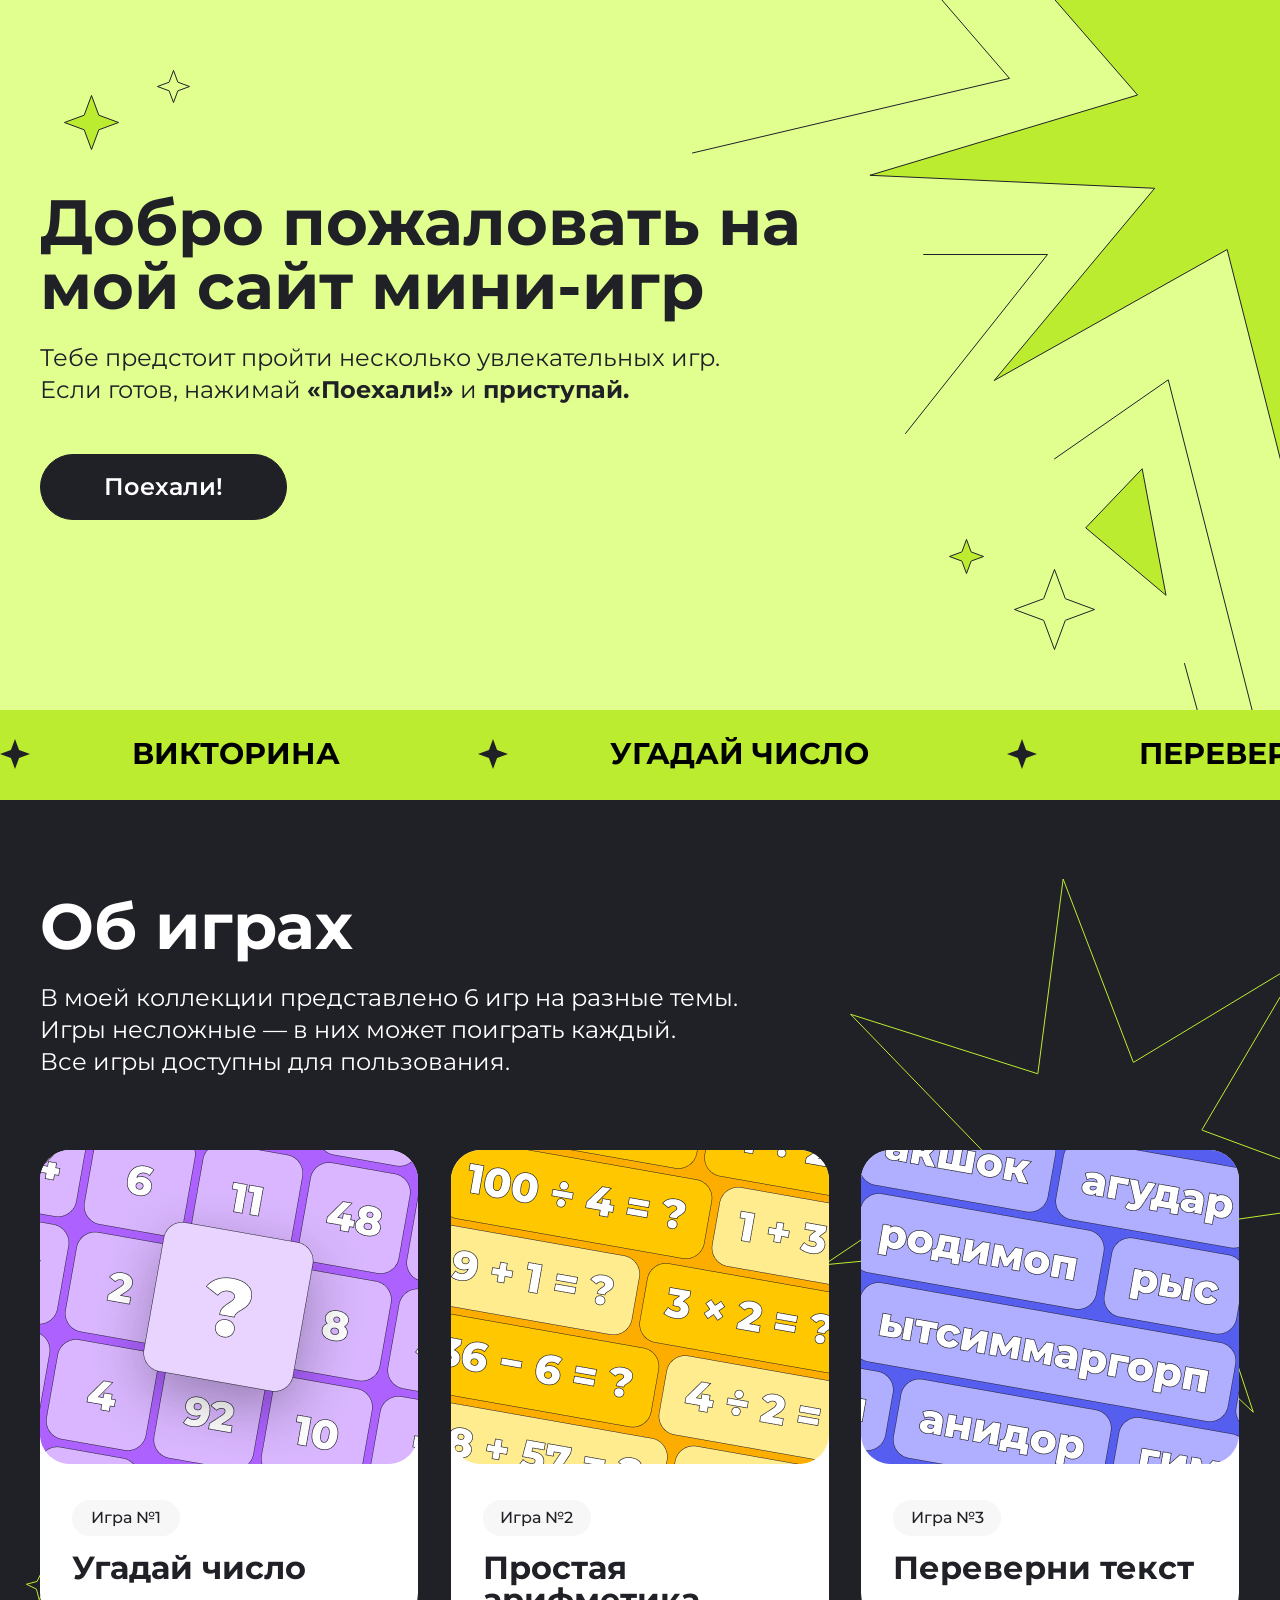
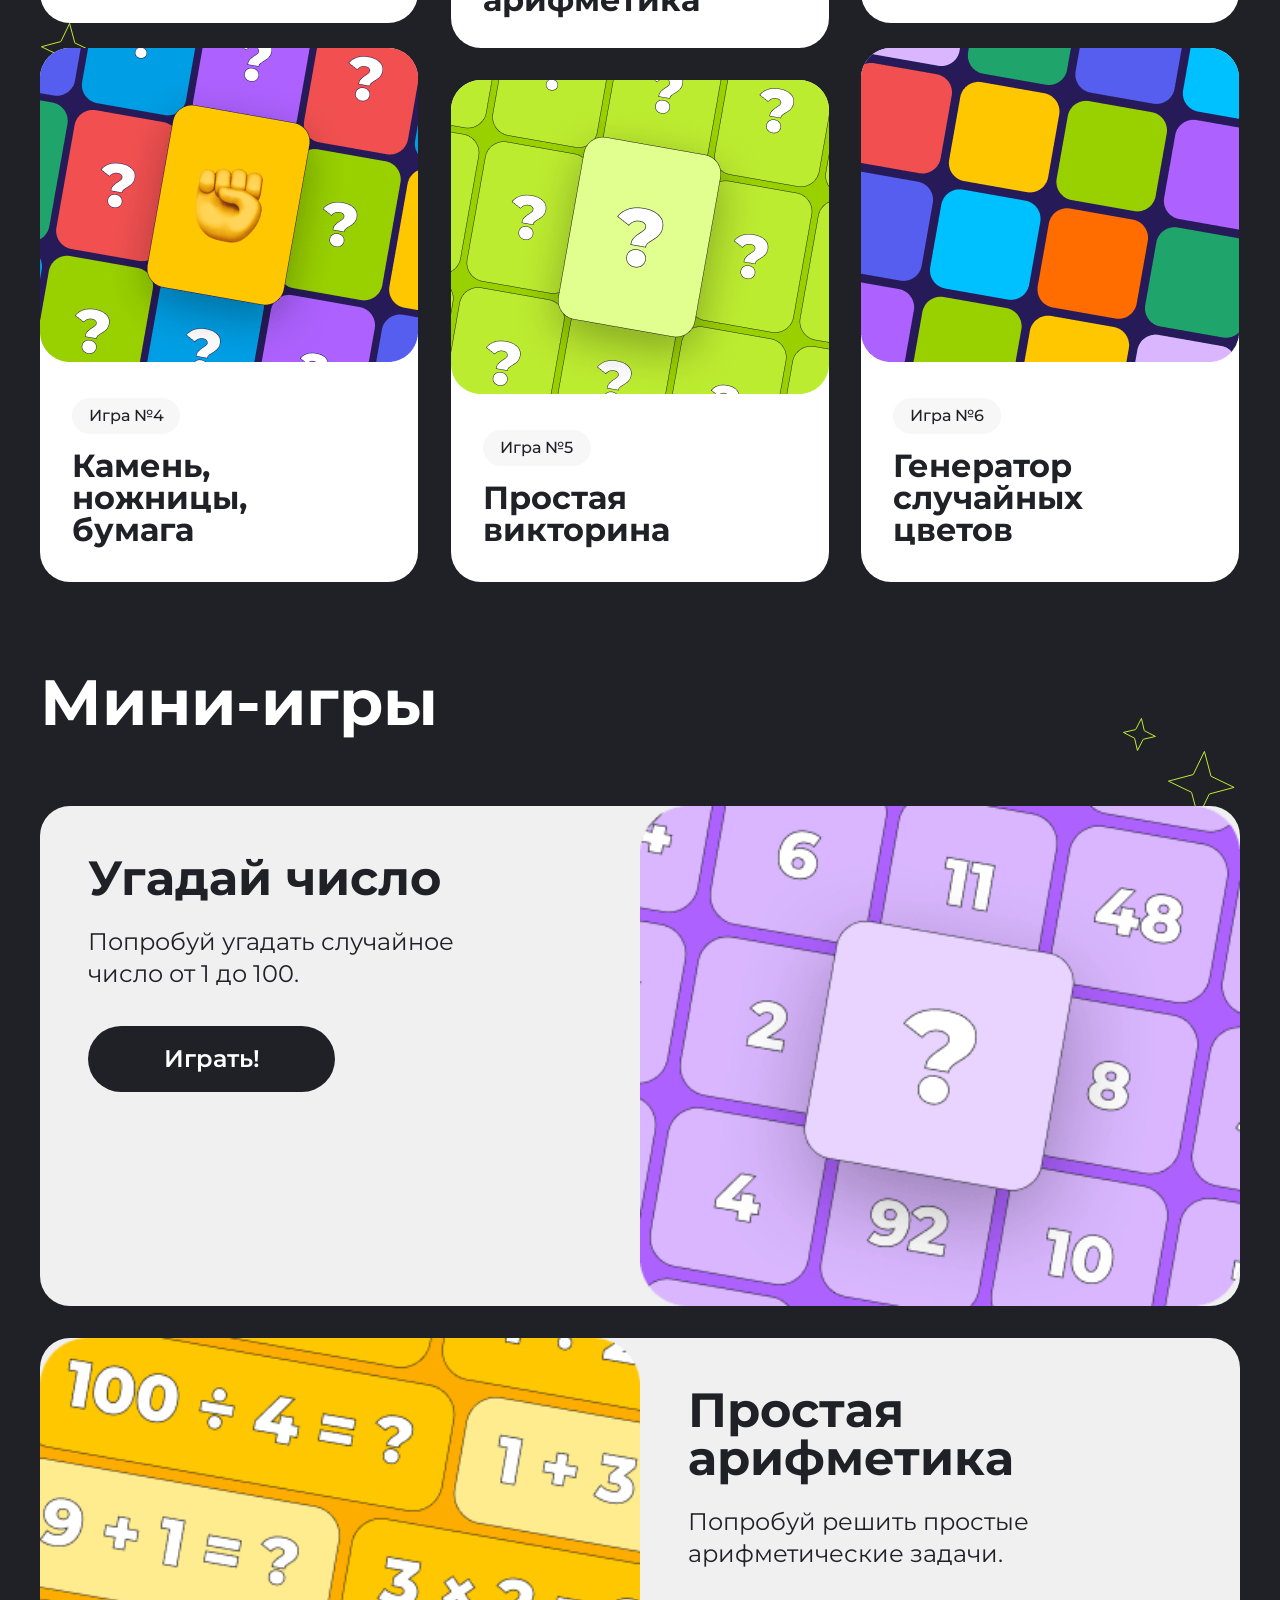
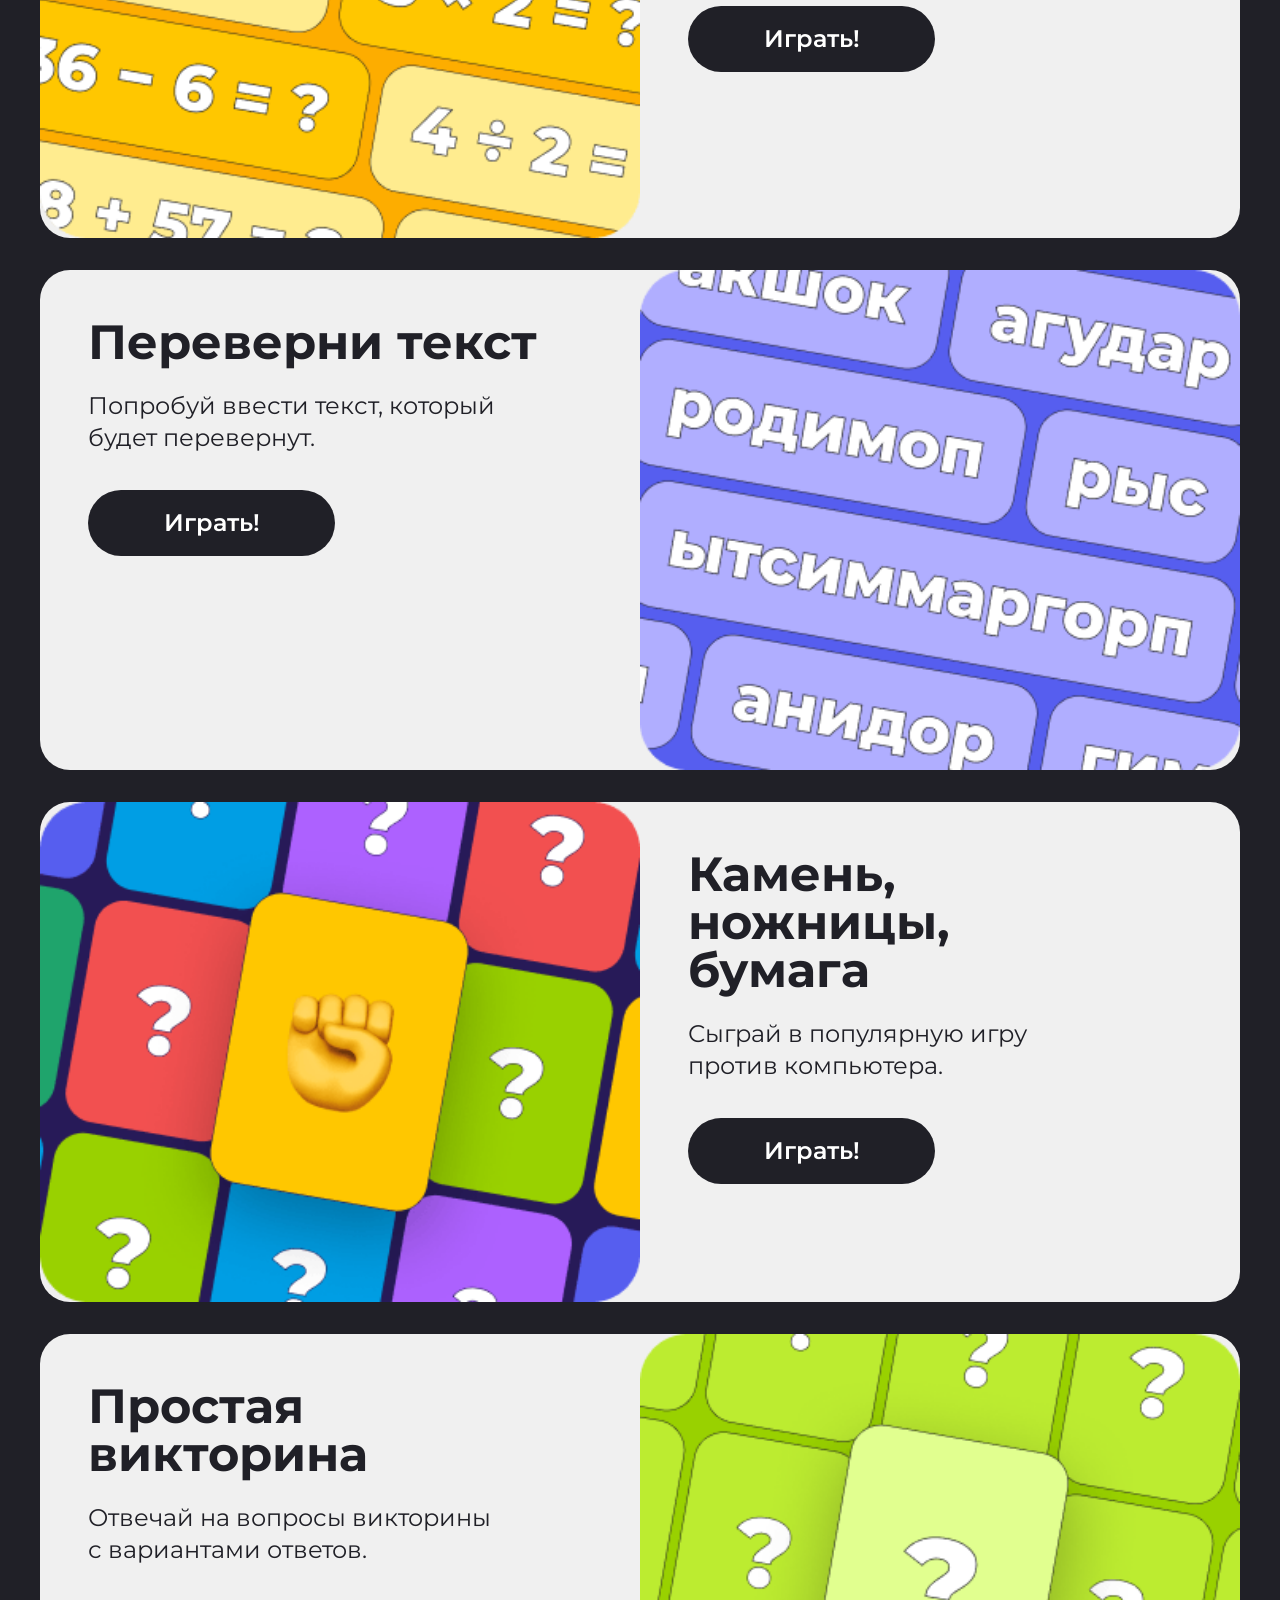
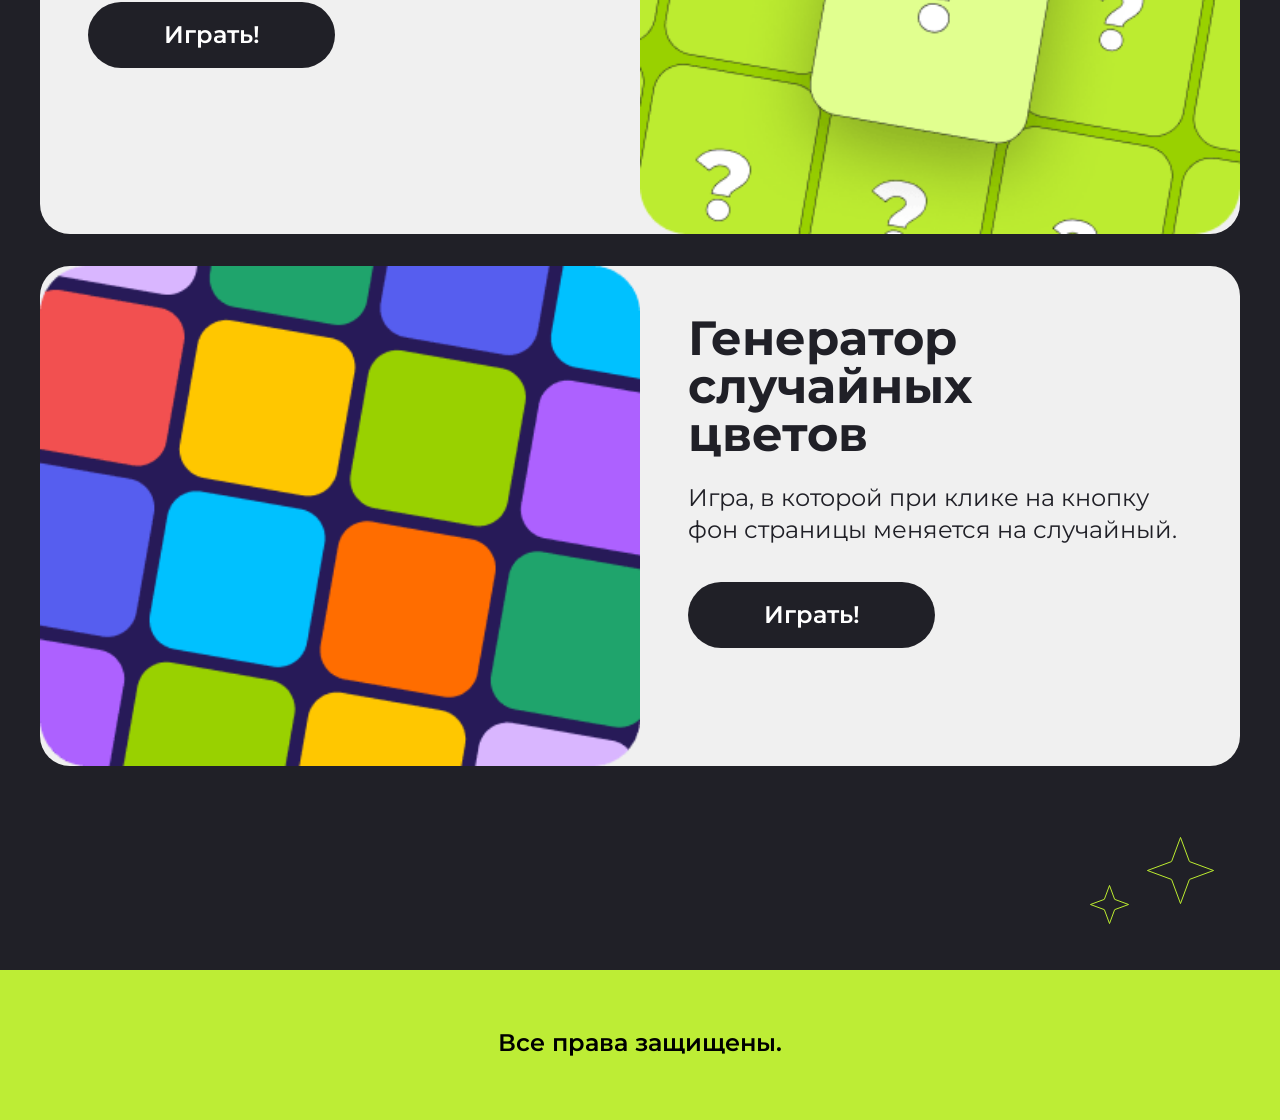
<file: index.html>
<!DOCTYPE html>
<html lang="en">
<head>
    <meta charset="UTF-8">
    <meta http-equiv="X-UA-Compatible" content="IE=edge">
    <meta name="viewport" content="width=device-width, initial-scale=1.0">
    <title>Сайт с мини-играми</title>
    <link rel="stylesheet" href="style.css">
    <link rel="preconnect" href="https://fonts.googleapis.com">
    <link rel="preconnect" href="https://fonts.gstatic.com" crossorigin>
    <link href="https://fonts.googleapis.com/css2?family=Montserrat:ital,wght@0,100..900;1,100..900&display=swap" rel="stylesheet">
</head>
<body>
    <section class="header center">
        <div class="games-bar">
            <div class="games-bar__track">
                <div class="games-bar__list">
                    <span class="games-bar__item">ВИКТОРИНА</span>
                    <span class="games-bar__item">УГАДАЙ ЧИСЛО</span>
                    <span class="games-bar__item">ПЕРЕВЕРНИ ТЕКСТ</span>
                    <span class="games-bar__item">ПРОСТАЯ АРИФМЕТИКА</span>
                    <span class="games-bar__item">КАМЕНЬ, НОЖНИЦЫ, БУМАГА</span>
                    <span class="games-bar__item">ГЕНЕРАТОР ЦВЕТОВ</span>
                </div>
            </div>
        </div>
        <h1 class="header__cap">Добро пожаловать на мой сайт мини-игр</h1>
        <p class="header__description">Тебе предстоит пройти несколько увлекательных игр. Если готов, нажимай <strong>«Поехали!»</strong> и <strong>приступай.</strong></p>
        <button class="header__btn" onclick="document.getElementById('games').scrollIntoView({behavior: 'smooth'})">Поехали!</button>
        <article class="img">
            <h2 class="visually-hidden">Декоративные элементы фона</h2>
            <img class="img__2" src="./image/Star-2.svg" alt="Звезда-2">
            <img class="img__3" src="./image/Star-3.svg" alt="Звезда-3">
            <img class="img__4" src="./image/Star-4.svg" alt="Звезда-4">
            <img class="img__5" src="./image/Star-5.svg" alt="Звезда-5">
            <img class="img__6" src="./image/Vector.svg" alt="Вектор">
            <img class="img__7" src="./image/Vector-4780.svg" alt="4780">
            <img class="img__8" src="./image/Vector-4781.svg" alt="4781">
            <img class="img__9" src="./image/Vector-4782.svg" alt="4782">
            <img class="img__10" src="./image/Vector-4788.svg" alt="4788">
            <img class="img__11" src="./image/Vector-4791.svg" alt="4791">
            <img class="img__12" src="./image/VectorM.svg" alt="Вектор-мобильный">
        </article>
    </section>
    <section class="info center" id="games">
        <h1 class="info__game">Об играх</h1>
        <p class="info__description">
            <span>В моей коллекции представлено 6 игр на разные темы.</span>
            <span>Игры несложные — в них может поиграть каждый.</span> 
            <span>Все игры доступны для пользования.</span>
        </p>
        <div class="conteiner">
            <div class="conteiner-cart">
            <div class="conteiner-cart__game" onclick="document.getElementById('game1').scrollIntoView({behavior: 'smooth'})"> 
                <img class="conteiner-cart__img" src="./image/Игра-№1.png" alt="Игра-№1">
                <div class="conteiner-cart__info">
                    <button class="conteiner-cart__desc">Игра №1</button>
                    <div class="conteiner-cart__title">Угадай число</div>
                </div>
            </div>
        </div>
        <div class="conteiner-cart-2">
            <div class="conteiner-cart-2__game" onclick="document.getElementById('game2').scrollIntoView({behavior: 'smooth'})"> 
                <img class="conteiner-cart-2__img" src="./image/Игра-№2.png" alt="Игра-№2">
                <div class="conteiner-cart-2__info">
                    <button class="conteiner-cart-2__desc">Игра №2</button>
                    <div class="conteiner-cart-2__title">Простая арифметика</div>
                </div>
            </div>
        </div>
        <div class="conteiner-cart-3">
            <div class="conteiner-cart-3__game" onclick="document.getElementById('game3').scrollIntoView({behavior: 'smooth'})"> 
                <img class="conteiner-cart-3__img" src="./image/Игра-№3.png" alt="Игра-№3">
                <div class="conteiner-cart-3__info">
                    <button class="conteiner-cart-3__desc">Игра №3</button>
                    <div class="conteiner-cart-3__title">Переверни текст</div>
                </div>
            </div>
        </div>
        <div class="conteiner-cart-4">
            <div class="conteiner-cart-4__game" onclick="document.getElementById('game4').scrollIntoView({behavior: 'smooth'})"> 
                <img class="conteiner-cart-4__img" src="./image/Игра-№4.png" alt="Игра-№4">
                <div class="conteiner-cart-4__info">
                    <button class="conteiner-cart-4__desc">Игра №4</button>
                    <div class="conteiner-cart-4__title">
                        <span>Камень,</span>
                        <span>ножницы,</span> 
                        <span>бумага</span> 
                    </div>
                </div>
            </div>
        </div>
        <div class="conteiner-cart-5">
            <div class="conteiner-cart-5__game" onclick="document.getElementById('game5').scrollIntoView({behavior: 'smooth'})"> 
                <img class="conteiner-cart-5__img" src="./image/Игра-№5.png" alt="Игра-№5">
                <div class="conteiner-cart-5__info">
                    <button class="conteiner-cart-5__desc">Игра №5</button>
                    <div class="conteiner-cart-5__title">
                        <span>Простая</span>
                        <span>викторина</span> 
                    </div>
                </div>
            </div>
        </div>
        <div class="conteiner-cart-6">
            <div class="conteiner-cart-6__game" onclick="document.getElementById('game6').scrollIntoView({behavior: 'smooth'})"> 
                <img class="conteiner-cart-6__img" src="./image/Игра-№6.png" alt="Игра-№6">
                <div class="conteiner-cart-6__info">
                    <button class="conteiner-cart-6__desc">Игра №6</button>
                    <div class="conteiner-cart-6__title">
                        <span>Генератор</span>
                        <span>случайных</span> 
                        <span>цветов</span>
                    </div>
                </div>
            </div>
        </div>
        </div>
        <article class="img-info">
            <h2 class="visually-hidden">Декоративные элементы фона</h2>
            <img class="img-info__1" src="./image/Star-11.svg" alt="Звезда-11">
            <img class="img-info__2" src="./image/Star-12.svg" alt="Звезда-12">
            <img class="img-info__3" src="./image/Star-1.svg" alt="Звезда-1">
        </article>
    </section>
    <section class="mini center">
        <h1 class="mini__games">Мини-игры</h1>
        <div class="games">
            <div class="games__1" id="game1">
                <div class="games__info" onclick="askQuestion()">
                    <h2 class="games__name-1">Угадай число</h2>
                    <p class="games__description">
                        <span>Попробуй угадать случайное</span>
                        <span>число от 1 до 100.</span>
                    </p>
                    <button class="games__btn" onclick="event.stopPropagation(); askQuestion()">Играть!</button>
                </div>
                <div class="games__cart" onclick="askQuestion()">
                    <img class="games__img" src="./image/Игра-№1.png" alt="Игра-№1">
                </div>
            </div>
            <div class="games__2" id="game2">
                <div class="games__cart" onclick="startArithmetic()">
                    <img class="games__img" src="./image/Игра-№2.png" alt="Игра-№2">
                </div>
                <div class="games__info" onclick="startArithmetic()">
                    <h2 class="games__name-2">Простая арифметика</h2>
                    <p class="games__description">  
                        <span>Попробуй решить простые</span>
                        <span>арифметические задачи.</span>
                    </p>
                    <button class="games__btn" onclick="event.stopPropagation(); startArithmetic()">Играть!</button>
                </div>
            </div>
            <div class="games__3" id="game3">
                <div class="games__info" onclick="reverseText()">
                    <h2 class="games__name-3">
                        <span>Переверни</span>
                        <span>текст</span>
                    </h2>
                    <p class="games__description">  
                        <span>Попробуй ввести текст, который</span>
                        <span>будет перевернут.</span>
                    </p>
                    <button class="games__btn" onclick="event.stopPropagation(); reverseText()">Играть!</button>
                </div>
                <div class="games__cart" onclick="reverseText()">
                    <img class="games__img" src="./image/Игра-№3.png" alt="Игра-№3">
                </div>
            </div>
            <div class="games__4" id="game4">
                <div class="games__cart" onclick="playGame()">
                    <img class="games__img" src="./image/Игра-№4.png" alt="Игра-№4">
                </div>
                <div class="games__info" onclick="playGame()">
                    <h2 class="games__name-4">
                        <span>Камень,</span>
                        <span>ножницы,</span> 
                        <span>бумага</span>
                    </h2>
                    <p class="games__description"> 
                        <span>Сыграй в популярную игру</span>
                        <span>против компьютера.</span>
                    </p>
                    <button class="games__btn" onclick="event.stopPropagation(); playGame()">Играть!</button>
                </div>
            </div>
            <div class="games__5" id="game5">
                <div class="games__info" onclick="startQuiz()">
                    <h2 class="games__name-5">
                        <span>Простая</span> 
                        <span>викторина</span>
                    </h2>
                    <p class="games__description"> 
                        <span>Отвечай на вопросы викторины</span>
                        <span>с вариантами ответов.</span>
                    </p>
                    <button class="games__btn" onclick="event.stopPropagation(); startQuiz()">Играть!</button>
                </div>
                <div class="games__cart" onclick="startQuiz()">
                    <img class="games__img" src="./image/Игра-№5.png" alt="Игра-№5">
                </div>
            </div>
            <div class="games__6" id="game6">
                <div class="games__cart" onclick="changeBackgroundColor()">
                    <img class="games__img" src="./image/Игра-№6.png" alt="Игра-№6">
                </div>
                <div class="games__info">
                    <h2 class="games__name-6">   
                        <span>Генератор</span>
                        <span>случайных</span> 
                        <span>цветов</span>
                    </h2>
                    <p class="games__description">  
                        <span class="desc-line1">Игра, в которой при клике</span>
                        <span class="desc-line2">на кнопку фон страницы</span>
                        <span class="desc-line3">меняется на случайный.</span>
                    </p>
                    <button class="games__btn" onclick="changeBackgroundColor()">Играть!</button>
                </div>
            </div>
        </div>
        <article class="img-mini">
            <h2 class="visually-hidden">Декоративные элементы фона</h2>
            <img class="img-mini__1" src="./image/Star-6.svg" alt="Звезда-6">
            <img class="img-mini__2" src="./image/Star-7.svg" alt="Звезда-7">
            <img class="img-mini__3" src="./image/Star-8.svg" alt="Звезда-8">
            <img class="img-mini__4" src="./image/Star-10.svg" alt="Звезда-10">
        </article>
    </section>
    <section class="footer center">
        <h1 class="footer__info">Все права защищены.</h1>
    </section>
    <script src="script.js"></script>
</body>
</html>
</file>
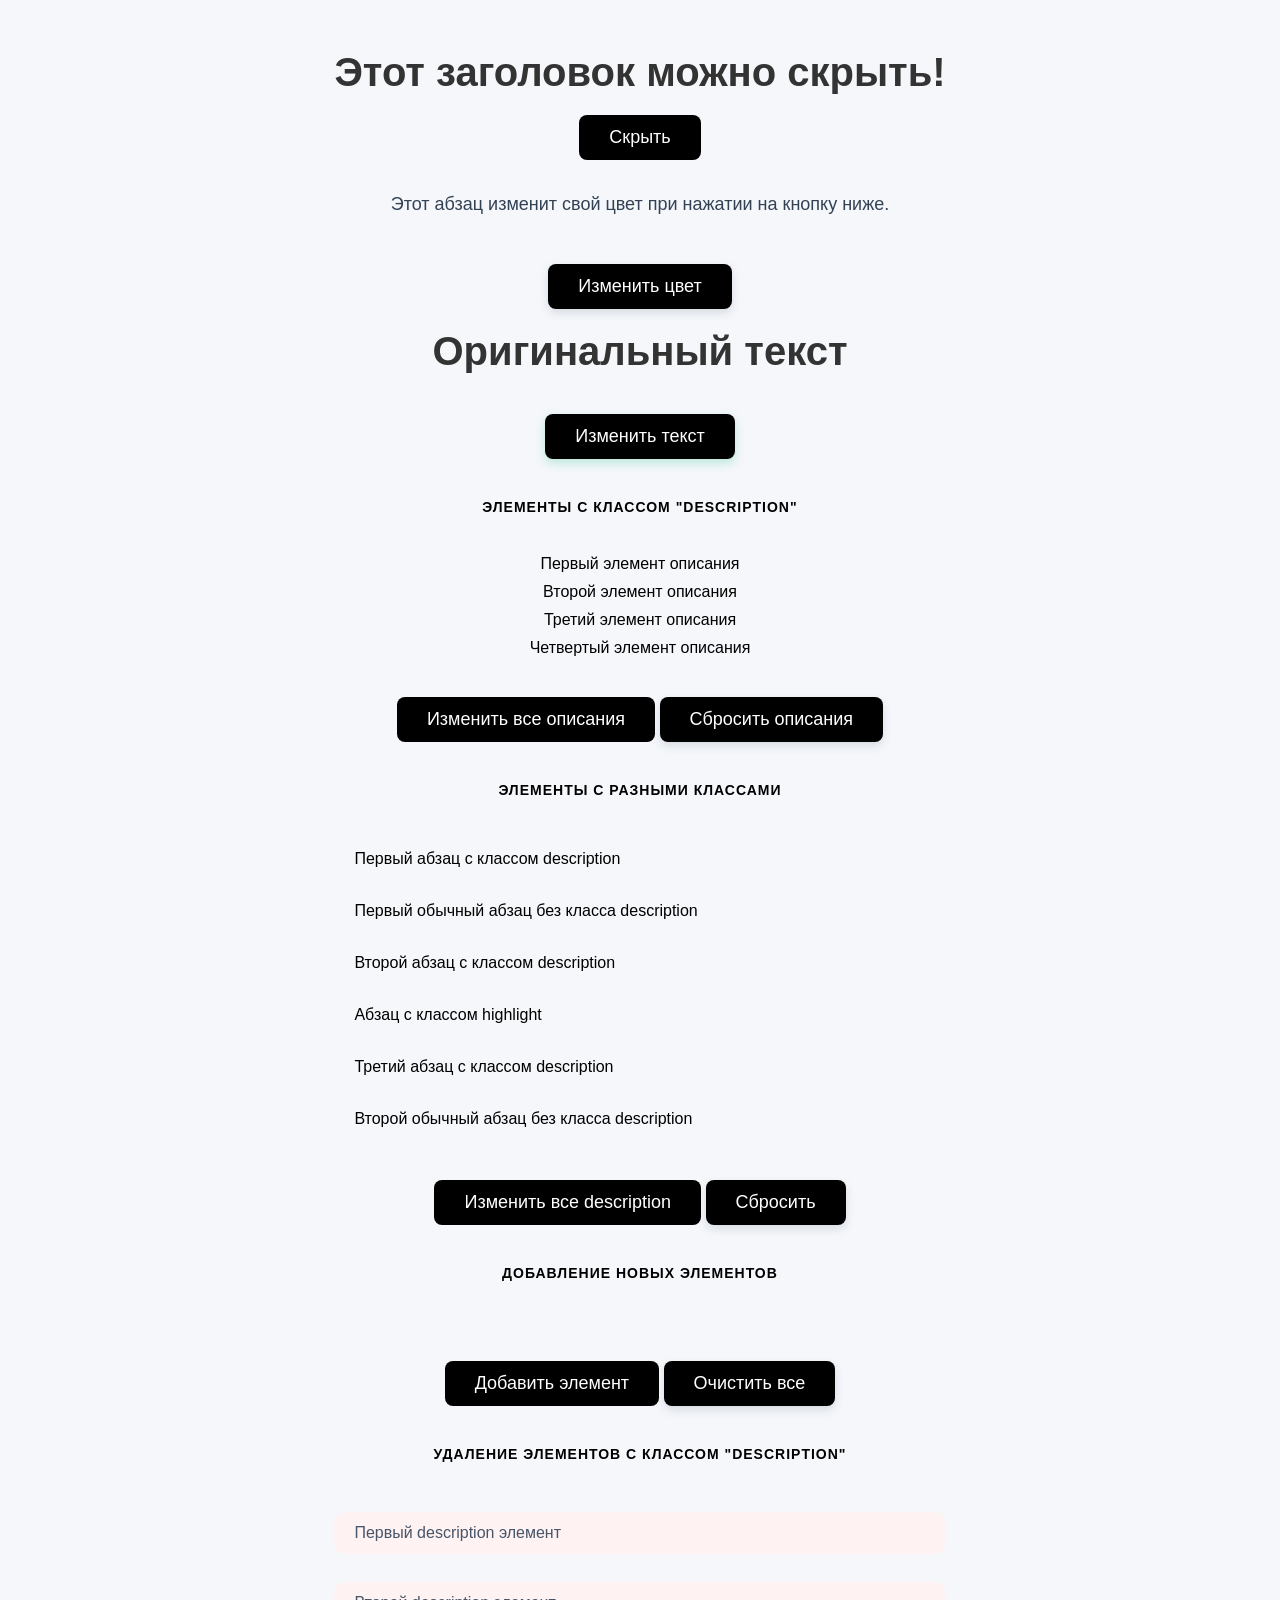
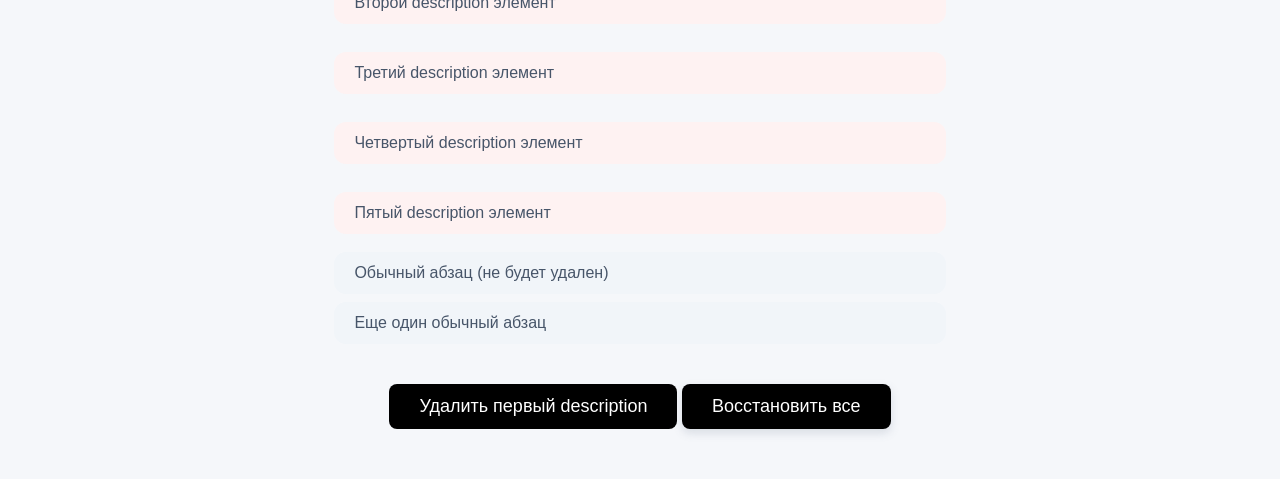
<file: hw9.html>
<!DOCTYPE html>
<html lang="ru">
<head>
    <meta charset="UTF-8">
    <meta name="viewport" content="width=device-width, initial-scale=1.0">
    <title>Hw9</title>
    <link rel="stylesheet" href="style.css.hw9.css">
    <link rel="preconnect" href="https://fonts.googleapis.com">
    <link rel="preconnect" href="https://fonts.gstatic.com" crossorigin>
    <link href="https://fonts.googleapis.com/css2?family=Montserrat:ital,wght@0,100..900;1,100..900&display=swap" rel="stylesheet">
</head>
<body>
    <div class="page">
        <h1 class="header">Этот заголовок можно скрыть!</h1>
        <button class="button">Скрыть</button>
        <p class="paragraph" id="colorParagraph">
            Этот абзац изменит свой цвет при нажатии на кнопку ниже.
        </p>
        <button class="button button-secondary" id="changeColorBtn">
            Изменить цвет
        </button>
        <h1 class="header1" id="changeableHeader">Оригинальный текст</h1>
        <button class="button button-success" id="changeTextBtn">
            Изменить текст
        </button>
        <div class="section-title">Элементы с классом "description"</div>
        <div class="description-container">
            <p class="description">Первый элемент описания</p>
            <p class="description">Второй элемент описания</p>
            <p class="description">Третий элемент описания</p>
            <p class="description">Четвертый элемент описания</p>
        </div>
        <button class="button button-warning" id="changeDescriptionBtn">
            Изменить все описания
        </button>
        <button class="button button-secondary" id="resetDescriptionBtn" style="margin-top: 8px;">
            Сбросить описания
        </button>
        <div class="section-title">Элементы с разными классами</div>
        <div class="mixed-container">
            <p class="mixed-item description">Первый абзац с классом description</p>
            <p class="mixed-item regular">Первый обычный абзац без класса description</p>
            <p class="mixed-item description">Второй абзац с классом description</p>
            <p class="mixed-item highlight">Абзац с классом highlight</p>
            <p class="mixed-item description">Третий абзац с классом description</p>
            <p class="mixed-item regular">Второй обычный абзац без класса description</p>
        </div>
        <button class="button button-purple" id="changeMixedBtn">
            Изменить все description
        </button>
        <button class="button button-secondary" id="resetMixedBtn" style="margin-top: 8px;">
            Сбросить
        </button>
        <div class="section-title">Добавление новых элементов</div>
        <div id="dynamicContainer" class="dynamic-container">
        </div>
        <div class="button-group">
            <button class="button button-pink" id="addElementBtn">
                Добавить элемент
            </button>
            <button class="button button-secondary" id="clearElementsBtn">
                Очистить все
            </button>
        </div>
        <div class="section-title">Удаление элементов с классом "description"</div>
        <div id="removeContainer" class="remove-container">
            <p class="remove-item description-remove">Первый description элемент</p>
            <p class="remove-item description-remove">Второй description элемент</p>
            <p class="remove-item description-remove">Третий description элемент</p>
            <p class="remove-item description-remove">Четвертый description элемент</p>
            <p class="remove-item description-remove">Пятый description элемент</p>
            <p class="remove-item regular-remove">Обычный абзац (не будет удален)</p>
            <p class="remove-item regular-remove">Еще один обычный абзац</p>
        </div>
        <div class="button-group">
            <button class="button button-red" id="removeBtn">
                Удалить первый description
            </button>
            <button class="button button-secondary" id="resetRemoveBtn">
                Восстановить все
            </button>
        </div>
    </div>
    <script src="script.js.hw9.js"></script>
</body>
</html>
</file>
<file: style.css>
* {
  margin: 0;
  padding: 0;
}

.visually-hidden {
  position: absolute;
  width: 1px;
  height: 1px;
  padding: 0;
  margin: -1px;
  overflow: hidden;
  clip: rect(0, 0, 0, 0);
  border: 0;
}

a {
  text-decoration: none;
}

.center {
  padding-left: calc(50% - 600px);
  padding-right: calc(50% - 600px);
}

.header {
  position: relative;
  background-image: url(./image/background.png);
  background-repeat: no-repeat;
  background-size: cover;
  min-height: 800px;
  overflow: hidden;
}
.header__cap {
  font-family: Montserrat;
  font-style: Bold;
  font-size: 64px;
  line-height: 100%;
  letter-spacing: 0px;
  vertical-align: middle;
  font-weight: 700;
  max-width: 769px;
  max-height: 156px;
  padding-top: 100px;
  padding-bottom: 24px;
  color: #202027;
}
.header__description {
  font-family: Montserrat;
  font-style: Regular;
  font-size: 24px;
  line-height: 32px;
  letter-spacing: 0px;
  vertical-align: middle;
  font-weight: 400;
  max-width: 720px;
  max-height: 64px;
  padding-bottom: 48px;
  color: #202027;
}
.header__btn {
  border: 1px solid #202027;
  border-radius: 60px;
  background-color: #202027;
  min-width: 247px;
  min-height: 66px;
  font-family: Montserrat;
  font-style: SemiBold;
  font-size: 24px;
  line-height: 142%;
  letter-spacing: 0%;
  text-align: center;
  font-weight: 600;
  color: #FFFFFF;
}
.header__btn:hover {
  background-color: #FFFFFF;
  color: #202027;
}

.games-bar {
  max-width: 100vw;
  margin-left: calc(-50vw + 50%);
  margin-right: calc(-50vw + 50%);
  height: 90px;
  background: #BCEC30;
  overflow: hidden;
  position: relative;
  z-index: 100;
  top: 710px;
}
.games-bar__track {
  overflow: hidden;
}
.games-bar__list {
  display: flex;
  gap: 138px;
  animation: scrollGames 18s linear infinite;
  white-space: nowrap;
  padding-top: 27px;
  padding-bottom: 30px;
}
.games-bar__item {
  font-family: Montserrat;
  font-weight: 700;
  font-style: Bold;
  font-size: 30px;
  line-height: 110%;
  letter-spacing: 4%;
  vertical-align: middle;
  text-transform: uppercase;
  display: flex;
  align-items: center;
  gap: 102px;
}
.games-bar__item::before {
  content: "";
  display: inline-block;
  width: 30px;
  height: 30px;
  background-image: url(image/Star.svg);
  background-size: contain;
  background-repeat: no-repeat;
  background-position: center;
  vertical-align: middle;
}

@keyframes scrollGames {
  0% {
    transform: translateX(0);
  }
  100% {
    transform: translateX(-50%);
  }
}
.img__2 {
  position: absolute;
  top: 94px;
  left: 63px;
}
.img__3 {
  position: absolute;
  top: 69px;
  left: 156px;
}
.img__4 {
  position: absolute;
  top: 568px;
  left: 1013px;
}
.img__5 {
  position: absolute;
  top: 538px;
  left: 948px;
}
.img__6 {
  position: absolute;
  top: 0px;
  right: 0px;
}
.img__7 {
  position: absolute;
  top: 0px;
  right: 269px;
}
.img__8 {
  position: absolute;
  top: 254px;
  right: 231px;
}
.img__9 {
  position: absolute;
  top: 379px;
  right: 10px;
}
.img__10 {
  position: absolute;
  top: 468px;
  right: 113px;
}
.img__11 {
  position: absolute;
  top: 663px;
  right: 61px;
}
.img__12 {
  display: none;
}

.info {
  position: relative;
  background-image: url(./image/background-game.png);
  background-repeat: no-repeat;
  background-size: cover;
  min-height: 1470px;
}
.info__game {
  font-family: Montserrat;
  font-style: Bold;
  font-size: 64px;
  line-height: 100%;
  letter-spacing: 0px;
  vertical-align: middle;
  font-weight: 700;
  color: #FFFFFF;
  padding-top: 94px;
  padding-bottom: 24px;
}
.info__description {
  font-family: Montserrat;
  font-style: Regular;
  font-size: 24px;
  line-height: 32px;
  letter-spacing: 0px;
  vertical-align: middle;
  font-weight: 400;
  color: #FFFFFF;
  max-width: 788px;
  padding-bottom: 72px;
}
.info__description span {
  display: block;
}

.conteiner {
  position: relative;
  z-index: 10;
  max-width: 1201px;
  display: grid;
  grid-template-columns: repeat(3, 1fr);
  gap: 32px;
}

.conteiner-cart {
  max-width: 378px;
  max-height: 473px;
  background-color: #FFFFFF;
  border-radius: 30px;
}
.conteiner-cart__game {
  text-decoration: none;
}
.conteiner-cart__desc {
  background-color: #F7F7F7;
  border: 1px solid #F7F7F7;
  border-radius: 52px;
  min-width: 108px;
  min-height: 36px;
  font-family: Montserrat;
  font-style: Medium;
  font-size: 16px;
  line-height: 110%;
  letter-spacing: 0px;
  vertical-align: bottom;
  font-weight: 500;
  margin-top: 32px;
  margin-left: 32px;
  color: #202027;
  margin-bottom: 16px;
}
.conteiner-cart__title {
  padding-left: 32px;
  padding-bottom: 32px;
  font-family: Montserrat;
  font-style: Bold;
  font-size: 32px;
  line-height: 100%;
  letter-spacing: 0px;
  vertical-align: middle;
  font-weight: 700;
  color: #202027;
}

.conteiner-cart:hover {
  transform: scale(1.05);
}

.conteiner-cart-2 {
  max-width: 378px;
  max-height: 512px;
  background-color: #FFFFFF;
  border-radius: 30px;
}
.conteiner-cart-2__game {
  text-decoration: none;
}
.conteiner-cart-2__desc {
  background-color: #F7F7F7;
  border: 1px solid #F7F7F7;
  border-radius: 52px;
  min-width: 108px;
  min-height: 36px;
  font-family: Montserrat;
  font-style: Medium;
  font-size: 16px;
  line-height: 110%;
  letter-spacing: 0px;
  vertical-align: bottom;
  font-weight: 500;
  margin-top: 32px;
  margin-left: 32px;
  color: #202027;
  margin-bottom: 16px;
}
.conteiner-cart-2__title {
  padding-left: 32px;
  padding-bottom: 32px;
  font-family: Montserrat;
  font-style: Bold;
  font-size: 32px;
  line-height: 100%;
  letter-spacing: 0px;
  vertical-align: middle;
  font-weight: 700;
  color: #202027;
}

.conteiner-cart-2:hover {
  transform: scale(1.05);
}

.conteiner-cart-3 {
  max-width: 378px;
  max-height: 473px;
  background-color: #FFFFFF;
  border-radius: 30px;
}
.conteiner-cart-3__game {
  text-decoration: none;
}
.conteiner-cart-3__desc {
  background-color: #F7F7F7;
  border: 1px solid #F7F7F7;
  border-radius: 52px;
  min-width: 108px;
  min-height: 36px;
  font-family: Montserrat;
  font-style: Medium;
  font-size: 16px;
  line-height: 110%;
  letter-spacing: 0px;
  vertical-align: bottom;
  font-weight: 500;
  margin-top: 32px;
  margin-left: 32px;
  color: #202027;
  margin-bottom: 16px;
}
.conteiner-cart-3__title {
  padding-left: 32px;
  padding-bottom: 32px;
  font-family: Montserrat;
  font-style: Bold;
  font-size: 32px;
  line-height: 100%;
  letter-spacing: 0px;
  vertical-align: middle;
  font-weight: 700;
  color: #202027;
}

.conteiner-cart-3:hover {
  transform: scale(1.05);
}

.conteiner-cart-4 {
  max-width: 378px;
  max-height: 551px;
  background-color: #FFFFFF;
  border-radius: 30px;
  margin-top: -32px;
}
.conteiner-cart-4__game {
  text-decoration: none;
}
.conteiner-cart-4__desc {
  background-color: #F7F7F7;
  border: 1px solid #F7F7F7;
  border-radius: 52px;
  min-width: 108px;
  min-height: 36px;
  font-family: Montserrat;
  font-style: Medium;
  font-size: 16px;
  line-height: 110%;
  letter-spacing: 0px;
  vertical-align: bottom;
  font-weight: 500;
  margin-top: 32px;
  margin-left: 32px;
  color: #202027;
  margin-bottom: 16px;
}
.conteiner-cart-4__title {
  padding-left: 32px;
  padding-bottom: 36px;
  font-family: Montserrat;
  font-style: Bold;
  font-size: 32px;
  line-height: 100%;
  letter-spacing: 0px;
  vertical-align: middle;
  font-weight: 700;
  color: #202027;
}
.conteiner-cart-4 span {
  display: block;
}

.conteiner-cart-4:hover {
  transform: scale(1.05);
}

.conteiner-cart-5 {
  max-width: 378px;
  max-height: 512px;
  background-color: #FFFFFF;
  border-radius: 30px;
}
.conteiner-cart-5__game {
  text-decoration: none;
}
.conteiner-cart-5__desc {
  background-color: #F7F7F7;
  border: 1px solid #F7F7F7;
  border-radius: 52px;
  min-width: 108px;
  min-height: 36px;
  font-family: Montserrat;
  font-style: Medium;
  font-size: 16px;
  line-height: 110%;
  letter-spacing: 0px;
  vertical-align: bottom;
  font-weight: 500;
  margin-top: 32px;
  margin-left: 32px;
  color: #202027;
  margin-bottom: 16px;
}
.conteiner-cart-5__title {
  padding-left: 32px;
  padding-bottom: 32px;
  font-family: Montserrat;
  font-style: Bold;
  font-size: 32px;
  line-height: 100%;
  letter-spacing: 0px;
  vertical-align: middle;
  font-weight: 700;
  color: #202027;
}
.conteiner-cart-5 span {
  display: block;
}

.conteiner-cart-5:hover {
  transform: scale(1.05);
}

.conteiner-cart-6 {
  max-width: 378px;
  max-height: 551px;
  background-color: #FFFFFF;
  border-radius: 30px;
  margin-top: -32px;
}
.conteiner-cart-6__game {
  text-decoration: none;
}
.conteiner-cart-6__desc {
  background-color: #F7F7F7;
  border: 1px solid #F7F7F7;
  border-radius: 52px;
  min-width: 108px;
  min-height: 36px;
  font-family: Montserrat;
  font-style: Medium;
  font-size: 16px;
  line-height: 110%;
  letter-spacing: 0px;
  vertical-align: bottom;
  font-weight: 500;
  margin-top: 32px;
  margin-left: 32px;
  color: #202027;
  margin-bottom: 16px;
}
.conteiner-cart-6__title {
  padding-left: 32px;
  padding-bottom: 36px;
  font-family: Montserrat;
  font-style: Bold;
  font-size: 32px;
  line-height: 100%;
  letter-spacing: 0px;
  vertical-align: middle;
  font-weight: 700;
  color: #202027;
}
.conteiner-cart-6 span {
  display: block;
}

.conteiner-cart-6:hover {
  transform: scale(1.05);
}

.img-info__1 {
  position: absolute;
  top: 770px;
  left: 25px;
}
.img-info__2 {
  position: absolute;
  top: 822px;
  left: 40px;
}
.img-info__3 {
  position: absolute;
  z-index: 0;
  top: 77px;
  right: 0px;
  display: grid;
}

.mini {
  position: relative;
  background-image: url(./image/backgroung-mini.png);
  background-repeat: no-repeat;
  background-size: cover;
  min-height: 3500px;
}
.mini__games {
  font-family: Montserrat;
  font-style: Bold;
  font-size: 64px;
  line-height: 100%;
  letter-spacing: 0px;
  vertical-align: middle;
  font-weight: 700;
  color: #FFFFFF;
  padding-bottom: 72px;
}
.mini .games__1 {
  display: flex;
  flex-direction: row;
  background-color: #f0f0f0;
  border-radius: 30px;
  width: 1200px;
  height: 500px;
  position: relative;
  z-index: 10;
}
.mini .games__info {
  padding-left: 48px;
}
.mini .games__name-1 {
  font-family: Montserrat;
  font-style: Bold;
  font-size: 48px;
  line-height: 100%;
  letter-spacing: 0px;
  vertical-align: middle;
  font-weight: 700;
  color: #202027;
  padding-top: 48px;
  min-width: 552px;
}
.mini .games__name-1 span {
  display: block;
}
.mini .games__description {
  font-family: Montserrat;
  font-style: Regular;
  font-size: 24px;
  line-height: 32px;
  letter-spacing: 0px;
  vertical-align: middle;
  font-weight: 400;
  color: #202027;
  padding-top: 24px;
  padding-bottom: 36px;
  max-width: 497px;
}
.mini .games__description span {
  display: block;
}
.mini .games .desc-line1, .mini .games .desc-line2 {
  display: inline;
}
.mini .games .desc-line3 {
  display: inline;
}
.mini .games__btn {
  background-color: #202027;
  color: white;
  border: none;
  border-radius: 60px;
  min-width: 247px;
  min-height: 66px;
  font-size: 24px;
  font-family: Montserrat;
  font-style: SemiBold;
  font-size: 24px;
  line-height: 142%;
  letter-spacing: 0%;
  text-align: center;
  font-weight: 600;
}
.mini .games__btn:hover {
  border: 1px solid #202027;
  background-color: #FFFFFF;
  color: #202027;
}
.mini .games__img {
  width: 600px;
  height: 500px;
  display: block;
}
.mini .games__2 {
  display: flex;
  flex-direction: row;
  background-color: #f0f0f0;
  border-radius: 30px;
  width: 1200px;
  height: 500px;
  margin-top: 32px;
}
.mini .games__name-2 {
  font-family: Montserrat;
  font-style: Bold;
  font-size: 48px;
  line-height: 100%;
  letter-spacing: 0px;
  vertical-align: middle;
  font-weight: 700;
  color: #202027;
  padding-top: 48px;
  min-width: 552px;
}
.mini .games__name-2 span {
  display: block;
}
.mini .games__3 {
  display: flex;
  flex-direction: row;
  background-color: #f0f0f0;
  border-radius: 30px;
  width: 1200px;
  height: 500px;
  margin-top: 32px;
}
.mini .games__name-3 {
  font-family: Montserrat;
  font-style: Bold;
  font-size: 48px;
  line-height: 100%;
  letter-spacing: 0px;
  vertical-align: middle;
  font-weight: 700;
  color: #202027;
  padding-top: 48px;
  min-width: 552px;
}
.mini .games__name-3 span {
  display: inline;
}
.mini .games__4 {
  display: flex;
  flex-direction: row;
  background-color: #f0f0f0;
  border-radius: 30px;
  width: 1200px;
  height: 500px;
  margin-top: 32px;
}
.mini .games__name-4 {
  font-family: Montserrat;
  font-style: Bold;
  font-size: 48px;
  line-height: 100%;
  letter-spacing: 0px;
  vertical-align: middle;
  font-weight: 700;
  color: #202027;
  padding-top: 48px;
  min-width: 552px;
}
.mini .games__name-4 span {
  display: block;
}
.mini .games__5 {
  display: flex;
  flex-direction: row;
  background-color: #f0f0f0;
  border-radius: 30px;
  width: 1200px;
  height: 500px;
  margin-top: 32px;
}
.mini .games__name-5 {
  font-family: Montserrat;
  font-style: Bold;
  font-size: 48px;
  line-height: 100%;
  letter-spacing: 0px;
  vertical-align: middle;
  font-weight: 700;
  color: #202027;
  padding-top: 48px;
  min-width: 552px;
}
.mini .games__name-5 span {
  display: block;
}
.mini .games__6 {
  display: flex;
  flex-direction: row;
  background-color: #f0f0f0;
  border-radius: 30px;
  width: 1200px;
  height: 500px;
  margin-top: 32px;
}
.mini .games__name-6 {
  font-family: Montserrat;
  font-style: Bold;
  font-size: 48px;
  line-height: 100%;
  letter-spacing: 0px;
  vertical-align: middle;
  font-weight: 700;
  color: #202027;
  padding-top: 48px;
  min-width: 552px;
}
.mini .games__name-6 span {
  display: block;
}

.img-mini__1 {
  position: absolute;
  top: 80px;
  right: 44px;
  z-index: 0;
}
.img-mini__2 {
  position: absolute;
  top: 47px;
  right: 123px;
}
.img-mini__3 {
  position: absolute;
  bottom: 65px;
  right: 65px;
}
.img-mini__4 {
  position: absolute;
  bottom: 45px;
  right: 150px;
}

.footer {
  background-image: url(./image/background-footer.png);
  background-repeat: no-repeat;
  background-size: cover;
  min-height: 150px;
}
.footer__info {
  font-family: Montserrat;
  font-style: SemiBold;
  font-size: 24px;
  line-height: 100%;
  letter-spacing: 0px;
  text-align: center;
  vertical-align: middle;
  font-weight: 600;
  color: #000000;
  padding-top: 61px;
}

@media (max-width: 768px) {
  .header__btn,
  .games__btn {
    background-color: #202027 !important;
    color: #FFFFFF !important;
  }
  .header__btn:hover,
  .header__btn:active,
  .header__btn:focus,
  .games__btn:hover,
  .games__btn:active,
  .games__btn:focus {
    background-color: #202027 !important;
    color: #FFFFFF !important;
  }
  .visually-hidden {
    position: absolute;
    width: 1px;
    height: 1px;
    padding: 0;
    margin: -1px;
    overflow: hidden;
    clip: rect(0, 0, 0, 0);
    border: 0;
  }
  .center {
    padding-left: calc(50% - 172px);
    padding-right: calc(50% - 172px);
  }
  .header {
    min-height: 700px;
  }
  .header__cap {
    display: flex;
    flex-direction: column;
    justify-content: center;
    position: relative;
    text-align: center;
    font-size: 40px;
    max-height: 196px;
    max-width: 296px;
    padding-left: 21px;
  }
  .header__description {
    font-size: 16px;
    text-align: center;
    min-width: 262px;
    min-height: 60px;
    padding-bottom: 36px;
    line-height: 22px;
    max-width: 296px;
    padding-left: 21px;
  }
  .header__btn {
    min-width: 285px;
    min-height: 55px;
    margin-left: 5.5px;
    font-size: 16px;
    margin-left: 30px;
  }
  .games-bar {
    top: 649px;
  }
  .games-bar__list {
    display: flex;
    gap: 74.13px;
    padding-top: 16px;
    padding-bottom: 17px;
  }
  .games-bar__item {
    font-size: 18px;
    gap: 54.8px;
  }
  .img__2 {
    position: absolute;
    top: 97px;
    left: 38px;
    width: 35px;
    height: 35px;
  }
  .img__3 {
    position: absolute;
    top: 64px;
    left: 92px;
    width: 21px;
    height: 21px;
  }
  .img__4 {
    position: absolute;
    top: 580px;
    left: 303px;
    width: 39px;
    height: 41px;
  }
  .img__5 {
    position: absolute;
    top: 557px;
    left: 273px;
    width: 18px;
    height: 18px;
  }
  .img__6 {
    display: none;
  }
  .img__7 {
    display: none;
  }
  .img__8 {
    display: none;
  }
  .img__9 {
    display: none;
  }
  .img__10 {
    display: none;
  }
  .img__11 {
    display: none;
  }
  .img__12 {
    display: block;
    position: absolute;
    top: 0;
    right: 0;
  }
  .info {
    display: none;
  }
  .mini {
    min-height: 3740px;
  }
  .mini__games {
    padding-top: 48px;
    padding-bottom: 48px;
    font-size: 40px;
  }
  .mini .games__1 {
    display: flex;
    flex-direction: column;
    width: 100%;
    height: 528px;
  }
  .mini .games__name-1 {
    font-size: 32px;
    padding-top: 29px;
    min-width: 284px;
  }
  .mini .games__2 {
    display: flex;
    flex-direction: column;
    width: 100%;
    height: 567px;
    margin-top: 24px;
  }
  .mini .games__name-2 {
    font-size: 32px;
    padding-top: 29px;
    min-width: 284px;
  }
  .mini .games__3 {
    display: flex;
    flex-direction: column;
    width: 100%;
    height: 567px;
    margin-top: 24px;
  }
  .mini .games__name-3 {
    font-size: 32px;
    padding-top: 29px;
    min-width: 284px;
  }
  .mini .games__name-3 span {
    display: block;
  }
  .mini .games__4 {
    display: flex;
    flex-direction: column;
    width: 100%;
    height: 606px;
    margin-top: 24px;
  }
  .mini .games__name-4 {
    font-size: 32px;
    padding-top: 29px;
    min-width: 284px;
  }
  .mini .games__5 {
    display: flex;
    flex-direction: column;
    width: 100%;
    height: 567px;
    margin-top: 24px;
  }
  .mini .games__name-5 {
    font-size: 32px;
    padding-top: 29px;
    min-width: 284px;
  }
  .mini .games__6 {
    display: flex;
    flex-direction: column;
    width: 100%;
    height: 626px;
    margin-top: 24px;
  }
  .mini .games__name-6 {
    font-size: 32px;
    padding-top: 29px;
    min-width: 284px;
  }
  .mini .games__description {
    font-size: 16px;
    line-height: 22px;
    padding-bottom: 32px;
  }
  .mini .games .desc-line1, .mini .games .desc-line2, .mini .games .desc-line3 {
    display: block;
  }
  .mini .games__btn {
    font-size: 16px;
    min-width: 285px;
    min-height: 55px;
  }
  .mini .games__cart {
    order: 1;
  }
  .mini .games__info {
    padding-left: 29px;
    order: 2;
  }
  .mini .games__img {
    width: 343px;
    height: 284px;
    display: block;
  }
  .img-mini {
    display: none;
  }
  .footer {
    min-height: 100px;
  }
  .footer__info {
    padding-top: 40px;
    font-size: 16px;
  }
}/*# sourceMappingURL=style.css.map */
</file>
<file: style.css.hw9.css>
* {
    margin: 0;
    padding: 0;
    box-sizing: border-box;
}

body {
    font-family: "Montserrat", sans-serif;
    background: #f5f7fa;
    display: flex;
    align-items: center;
    justify-content: center;
}

.page {
    font-family: Arial, sans-serif;
    text-align: center;
    padding: 50px;
}

.header {
    font-size: 2.5em;
    color: #333;
    transition: all 0.3s ease;
}

.header--hidden {
    display: none;
}

.button {
    padding: 12px 30px;
    font-size: 18px;
    cursor: pointer;
    background-color: black;
    color: white;
    border: none;
    border-radius: 8px;
    transition: background-color 0.3s ease;
    margin-top: 20px;
}

.paragraph {
    font-size: 18px;
    color: #334155;
    margin: 30px 0 25px;
    line-height: 1.6;
    transition: color 0.2s ease;
}

.button-secondary {
    background: black;
    box-shadow: 0 4px 10px rgba(100, 116, 139, 0.2);
}

.header1 {
    font-size: 2.5em;
    color: #333;
    transition: all 0.3s ease;
    margin: 20px;
}

.header.changed {
    color: black;
}

.button-success {
    background: black;
    box-shadow: 0 4px 10px rgba(16, 185, 129, 0.25);
}

.section-title {
    font-size: 14px;
    font-weight: 600;
    color: black;
    text-transform: uppercase;
    letter-spacing: 1px;
    margin-bottom: 5px;
    margin: 40px;
}

.description-container {
    display: flex;
    flex-direction: column;
    gap: 10px;
    margin: 20px 0;
}

.mixed-container {
    display: flex;
    flex-direction: column;
    gap: 10px;
    margin: 20px 0;
}

.mixed-item {
    padding: 12px 20px;
    border-radius: 12px;
    text-align: left;
    font-size: 16px;
    transition: all 0.3s ease;
}

.mixed-item.description {
    color: black;
}

.mixed-item.regular {
    color: black;
}

.mixed-item.highlight {
    color: black;
}

.mixed-item.description.changed-text-new {
    background: #a5b4fc;
    color: black;
    font-weight: 600;
}

.badge {
    display: inline-block;
    background: #e2e8f0;
    padding: 2px 12px;
    border-radius: 20px;
    font-size: 12px;
    font-weight: 600;
    color: black;
    margin-left: 8px;
}

.dynamic-paragraph {
    background: #d1fae5;
    font-size: 16px;
    padding: 12px 20px;
    border-radius: 12px;
    margin: 10px 0;
    text-align: left;
    animation: slideIn 0.3s ease;
    transition: all 0.3s ease;
}

.dynamic-paragraph:hover {
    transform: translateX(5px);
}

    @keyframes slideIn {
        from {
            opacity: 0;
            transform: translateY(-10px);
        }
        to {
            opacity: 1;
            transform: translateY(0);
        }
    }

.dynamic-container {
    margin: 20px 0;
    display: flex;
    flex-direction: column;
    gap: 8px;
}

.description-remove {
    font-size: 16px;
    color: #475569;
    background: #f1f5f9;
    padding: 12px 20px;
    border-radius: 12px;
    margin: 10px 0;
    transition: all 0.3s ease;
    text-align: left;
}

.remove-container {
    margin: 20px 0;
    display: flex;
    flex-direction: column;
    gap: 8px;
}

.remove-item {
    padding: 12px 20px;
    border-radius: 12px;
    text-align: left;
    font-size: 16px;
    transition: all 0.3s ease;
    background: #f1f5f9;
    color: #475569;
}

.remove-item.description-remove {
    background: #fef2f2;
}

.remove-item.regular-remove {
    background: #f1f5f9;
    color: #475569;
}

.remove-item.removed {
    animation: removeAnim 0.3s ease forwards;
}

@keyframes removeAnim {
    from {
        opacity: 1;
        transform: scale(1);
    }
    to {
        opacity: 0;
        transform: scale(0.8);
    }
}
</file>
